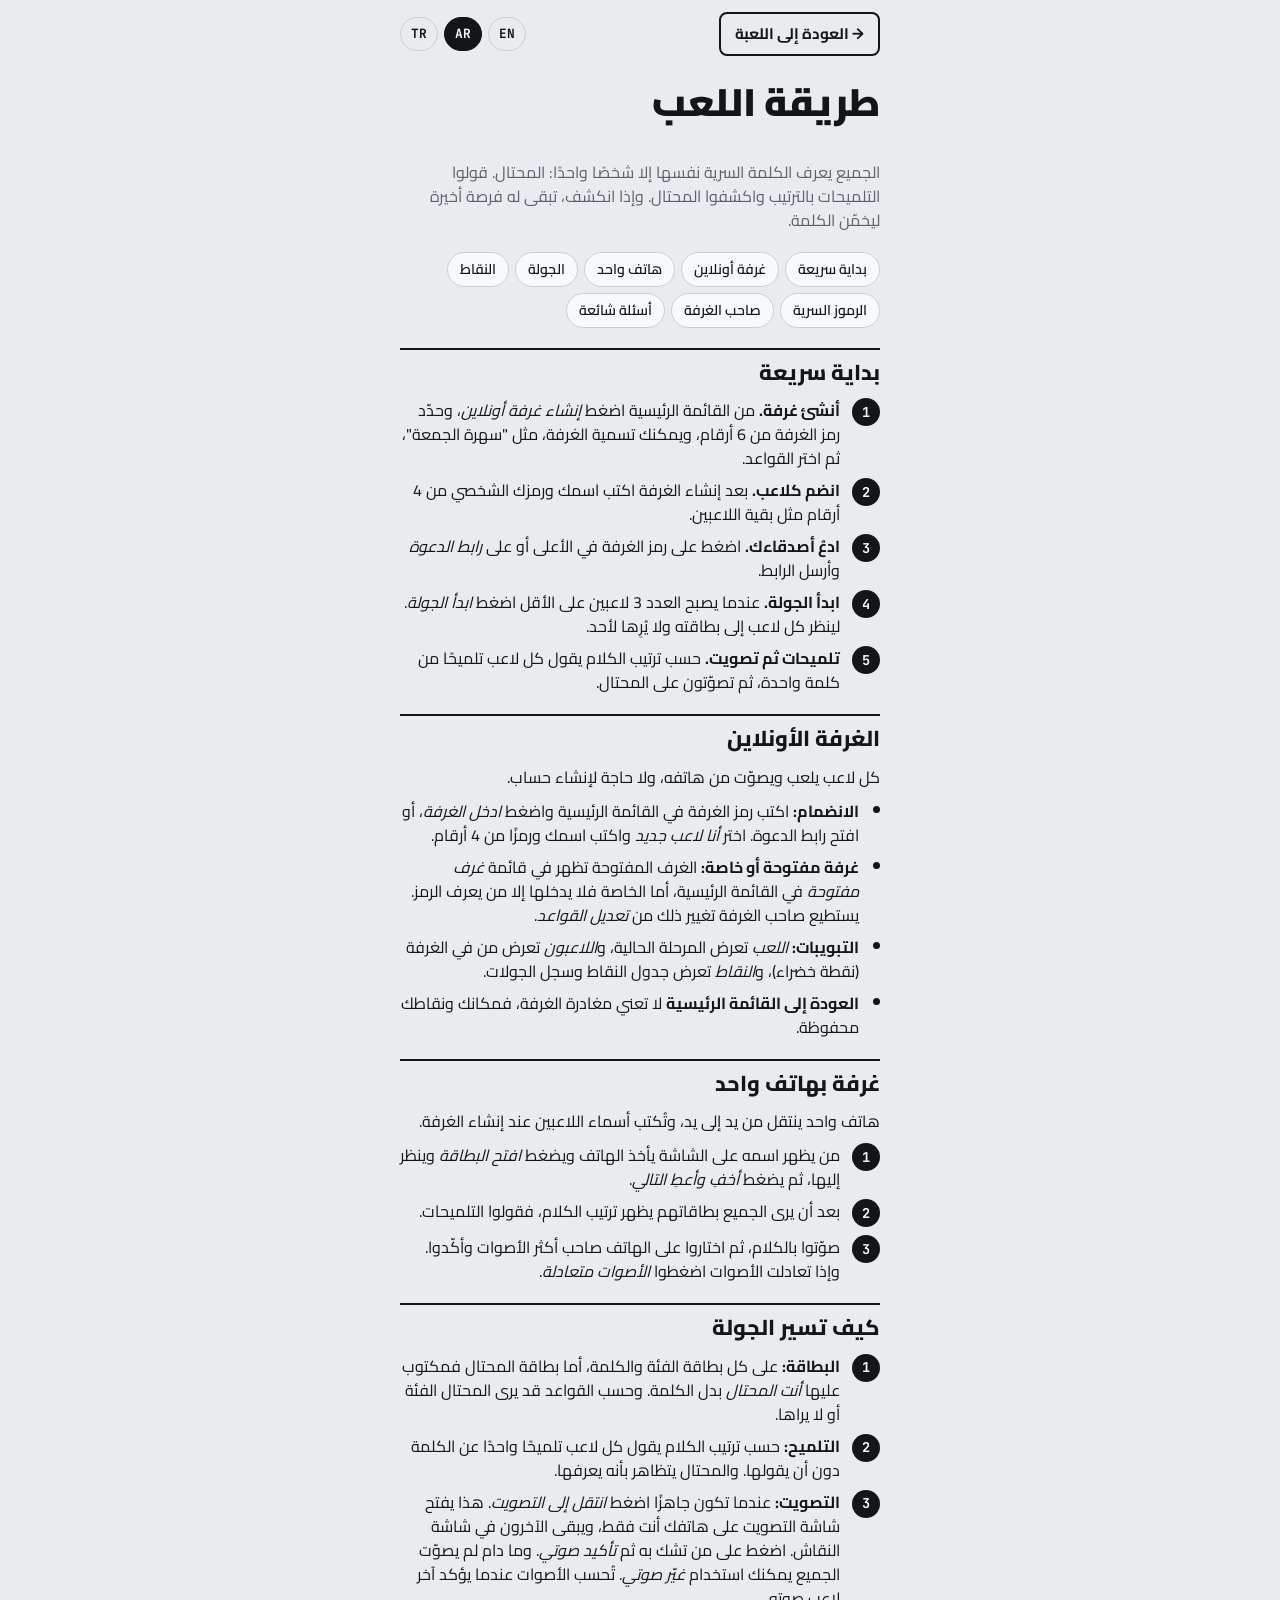
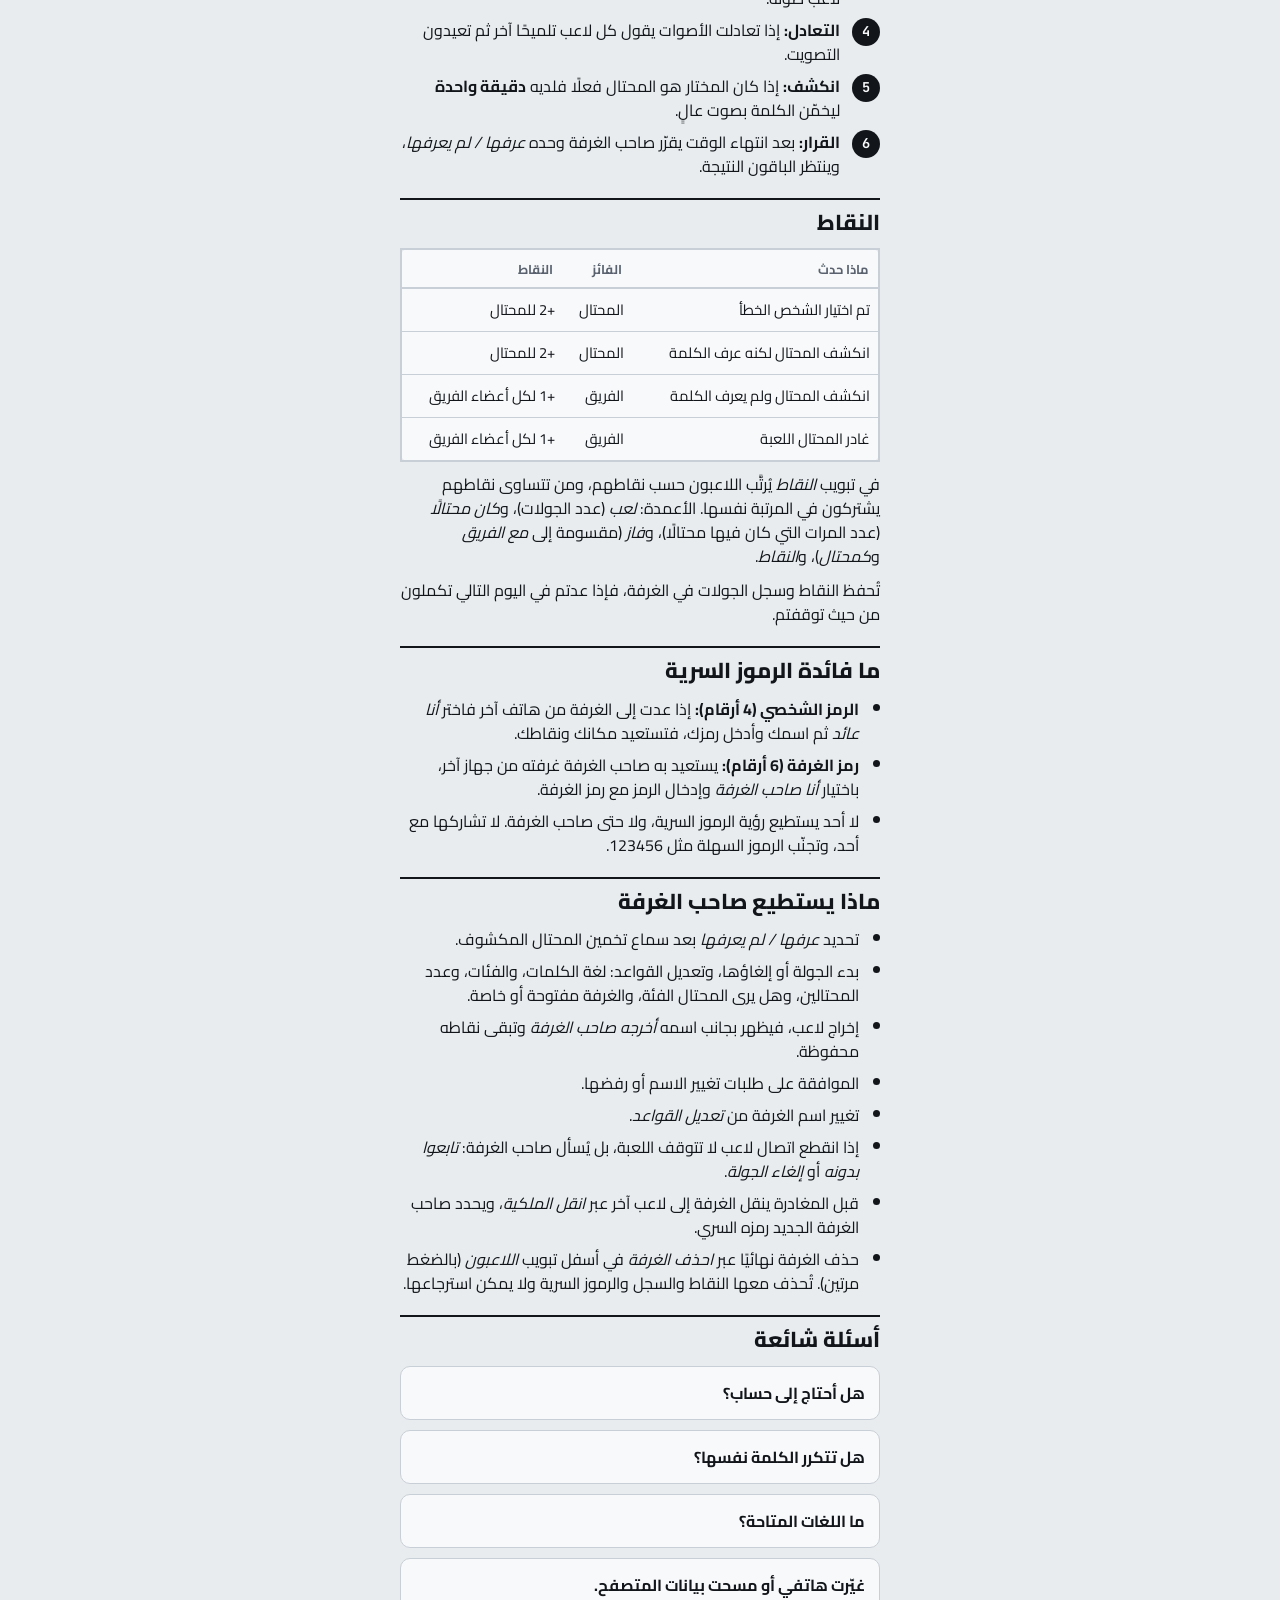
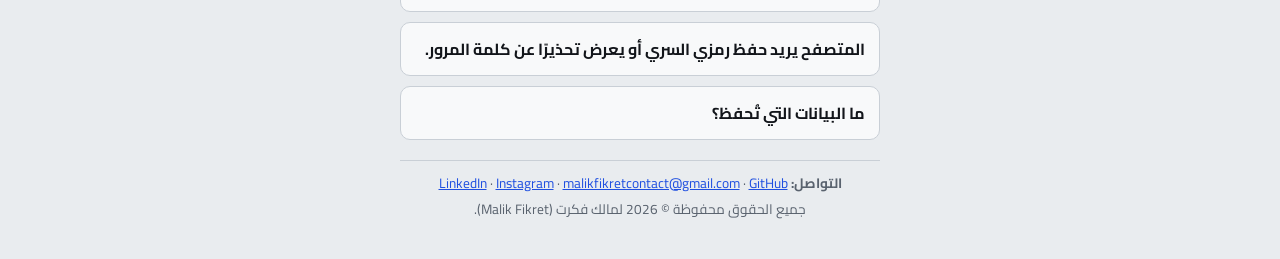
<file: guide/ar.html>
<!doctype html>
<html lang="ar" dir="rtl">
<head>
<meta charset="utf-8">
<meta name="viewport" content="width=device-width,initial-scale=1,viewport-fit=cover">
<title>طريقة اللعب · المحتال</title>
<meta name="description" content="دليل استخدام لعبة المحتال.">
<link rel="preconnect" href="https://fonts.googleapis.com">
<link rel="preconnect" href="https://fonts.gstatic.com" crossorigin>
<link rel="stylesheet" href="https://fonts.googleapis.com/css2?family=Anton&family=Cairo:wght@400;600;800;900&family=DM+Sans:wght@400;500;700&family=JetBrains+Mono:wght@500;700&display=swap">
<link rel="stylesheet" href="../style.css?v=1.0.11">
</head>
<body>
<div id="app" class="guide">
<header class="top">
  <a class="btn ghost small" href="../">→ العودة إلى اللعبة</a>
  <nav class="guide-langs" dir="ltr"><a href="tr.html">TR</a><a aria-current="page" href="ar.html">AR</a><a href="en.html">EN</a></nav>
</header>

<h1 class="title">طريقة اللعب</h1>
<p class="lede">الجميع يعرف الكلمة السرية نفسها إلا شخصًا واحدًا: المحتال. قولوا التلميحات بالترتيب واكشفوا المحتال. وإذا انكشف، تبقى له فرصة أخيرة ليخمّن الكلمة.</p>

<nav class="toc">
  <a href="#quick">بداية سريعة</a><a href="#online">غرفة أونلاين</a><a href="#single">هاتف واحد</a><a href="#round">الجولة</a><a href="#points">النقاط</a><a href="#pins">الرموز السرية</a><a href="#host">صاحب الغرفة</a><a href="#faq">أسئلة شائعة</a>
</nav>

<section id="quick">
  <h2>بداية سريعة</h2>
  <ol class="steps">
    <li><b>أنشئ غرفة.</b> من القائمة الرئيسية اضغط <i>إنشاء غرفة أونلاين</i>، وحدّد رمز الغرفة من 6 أرقام، ويمكنك تسمية الغرفة، مثل "سهرة الجمعة"، ثم اختر القواعد.</li>
    <li><b>انضم كلاعب.</b> بعد إنشاء الغرفة اكتب اسمك ورمزك الشخصي من 4 أرقام مثل بقية اللاعبين.</li>
    <li><b>ادعُ أصدقاءك.</b> اضغط على رمز الغرفة في الأعلى أو على <i>رابط الدعوة</i> وأرسل الرابط.</li>
    <li><b>ابدأ الجولة.</b> عندما يصبح العدد 3 لاعبين على الأقل اضغط <i>ابدأ الجولة</i>. لينظر كل لاعب إلى بطاقته ولا يُرِها لأحد.</li>
    <li><b>تلميحات ثم تصويت.</b> حسب ترتيب الكلام يقول كل لاعب تلميحًا من كلمة واحدة، ثم تصوّتون على المحتال.</li>
  </ol>
</section>

<section id="online">
  <h2>الغرفة الأونلاين</h2>
  <p>كل لاعب يلعب ويصوّت من هاتفه، ولا حاجة لإنشاء حساب.</p>
  <ul>
    <li><b>الانضمام:</b> اكتب رمز الغرفة في القائمة الرئيسية واضغط <i>ادخل الغرفة</i>، أو افتح رابط الدعوة. اختر <i>أنا لاعب جديد</i> واكتب اسمك ورمزًا من 4 أرقام.</li>
    <li><b>غرفة مفتوحة أو خاصة:</b> الغرف المفتوحة تظهر في قائمة <i>غرف مفتوحة</i> في القائمة الرئيسية، أما الخاصة فلا يدخلها إلا من يعرف الرمز. يستطيع صاحب الغرفة تغيير ذلك من <i>تعديل القواعد</i>.</li>
    <li><b>التبويبات:</b> <i>اللعب</i> تعرض المرحلة الحالية، و<i>اللاعبون</i> تعرض من في الغرفة (نقطة خضراء)، و<i>النقاط</i> تعرض جدول النقاط وسجل الجولات.</li>
    <li><b>العودة إلى القائمة الرئيسية</b> لا تعني مغادرة الغرفة، فمكانك ونقاطك محفوظة.</li>
  </ul>
</section>

<section id="single">
  <h2>غرفة بهاتف واحد</h2>
  <p>هاتف واحد ينتقل من يد إلى يد، وتُكتب أسماء اللاعبين عند إنشاء الغرفة.</p>
  <ol class="steps">
    <li>من يظهر اسمه على الشاشة يأخذ الهاتف ويضغط <i>افتح البطاقة</i> وينظر إليها، ثم يضغط <i>أخفِ وأعطِ التالي</i>.</li>
    <li>بعد أن يرى الجميع بطاقاتهم يظهر ترتيب الكلام، فقولوا التلميحات.</li>
    <li>صوّتوا بالكلام، ثم اختاروا على الهاتف صاحب أكثر الأصوات وأكّدوا. وإذا تعادلت الأصوات اضغطوا <i>الأصوات متعادلة</i>.</li>
  </ol>
</section>

<section id="round">
  <h2>كيف تسير الجولة</h2>
  <ol class="steps">
    <li><b>البطاقة:</b> على كل بطاقة الفئة والكلمة، أما بطاقة المحتال فمكتوب عليها <i>أنت المحتال</i> بدل الكلمة. وحسب القواعد قد يرى المحتال الفئة أو لا يراها.</li>
    <li><b>التلميح:</b> حسب ترتيب الكلام يقول كل لاعب تلميحًا واحدًا عن الكلمة دون أن يقولها. والمحتال يتظاهر بأنه يعرفها.</li>
    <li><b>التصويت:</b> عندما تكون جاهزًا اضغط <i>انتقل إلى التصويت</i>. هذا يفتح شاشة التصويت على هاتفك أنت فقط، ويبقى الآخرون في شاشة النقاش. اضغط على من تشك به ثم <i>تأكيد صوتي</i>. وما دام لم يصوّت الجميع يمكنك استخدام <i>غيّر صوتي</i>. تُحسب الأصوات عندما يؤكد آخر لاعب صوته.</li>
    <li><b>التعادل:</b> إذا تعادلت الأصوات يقول كل لاعب تلميحًا آخر ثم تعيدون التصويت.</li>
    <li><b>انكشف:</b> إذا كان المختار هو المحتال فعلًا فلديه <b>دقيقة واحدة</b> ليخمّن الكلمة بصوت عالٍ.</li>
    <li><b>القرار:</b> بعد انتهاء الوقت يقرّر صاحب الغرفة وحده <i>عرفها / لم يعرفها</i>، وينتظر الباقون النتيجة.</li>
  </ol>
</section>

<section id="points">
  <h2>النقاط</h2>
  <table class="tbl">
    <thead><tr><th>ماذا حدث</th><th>الفائز</th><th>النقاط</th></tr></thead>
    <tbody>
      <tr><td>تم اختيار الشخص الخطأ</td><td>المحتال</td><td>+2 للمحتال</td></tr>
      <tr><td>انكشف المحتال لكنه عرف الكلمة</td><td>المحتال</td><td>+2 للمحتال</td></tr>
      <tr><td>انكشف المحتال ولم يعرف الكلمة</td><td>الفريق</td><td>+1 لكل أعضاء الفريق</td></tr>
      <tr><td>غادر المحتال اللعبة</td><td>الفريق</td><td>+1 لكل أعضاء الفريق</td></tr>
    </tbody>
  </table>
  <p>في تبويب <i>النقاط</i> يُرتَّب اللاعبون حسب نقاطهم، ومن تتساوى نقاطهم يشتركون في المرتبة نفسها. الأعمدة: <i>لعب</i> (عدد الجولات)، و<i>كان محتالًا</i> (عدد المرات التي كان فيها محتالًا)، و<i>فاز</i> (مقسومة إلى <i>مع الفريق</i> و<i>كمحتال</i>)، و<i>النقاط</i>.</p>
  <p>تُحفظ النقاط وسجل الجولات في الغرفة، فإذا عدتم في اليوم التالي تكملون من حيث توقفتم.</p>
</section>

<section id="pins">
  <h2>ما فائدة الرموز السرية</h2>
  <ul>
    <li><b>الرمز الشخصي (4 أرقام):</b> إذا عدت إلى الغرفة من هاتف آخر فاختر <i>أنا عائد</i> ثم اسمك وأدخل رمزك، فتستعيد مكانك ونقاطك.</li>
    <li><b>رمز الغرفة (6 أرقام):</b> يستعيد به صاحب الغرفة غرفته من جهاز آخر، باختيار <i>أنا صاحب الغرفة</i> وإدخال الرمز مع رمز الغرفة.</li>
    <li>لا أحد يستطيع رؤية الرموز السرية، ولا حتى صاحب الغرفة. لا تشاركها مع أحد، وتجنّب الرموز السهلة مثل 123456.</li>
  </ul>
</section>

<section id="host">
  <h2>ماذا يستطيع صاحب الغرفة</h2>
  <ul>
    <li>تحديد <i>عرفها / لم يعرفها</i> بعد سماع تخمين المحتال المكشوف.</li>
    <li>بدء الجولة أو إلغاؤها، وتعديل القواعد: لغة الكلمات، والفئات، وعدد المحتالين، وهل يرى المحتال الفئة، والغرفة مفتوحة أو خاصة.</li>
    <li>إخراج لاعب، فيظهر بجانب اسمه <i>أخرجه صاحب الغرفة</i> وتبقى نقاطه محفوظة.</li>
    <li>الموافقة على طلبات تغيير الاسم أو رفضها.</li>
    <li>تغيير اسم الغرفة من <i>تعديل القواعد</i>.</li>
    <li>إذا انقطع اتصال لاعب لا تتوقف اللعبة، بل يُسأل صاحب الغرفة: <i>تابعوا بدونه</i> أو <i>إلغاء الجولة</i>.</li>
    <li>قبل المغادرة ينقل الغرفة إلى لاعب آخر عبر <i>انقل الملكية</i>، ويحدد صاحب الغرفة الجديد رمزه السري.</li>
    <li>حذف الغرفة نهائيًا عبر <i>احذف الغرفة</i> في أسفل تبويب <i>اللاعبون</i> (بالضغط مرتين). تُحذف معها النقاط والسجل والرموز السرية ولا يمكن استرجاعها.</li>
  </ul>
</section>

<section id="faq">
  <h2>أسئلة شائعة</h2>
  <details><summary>هل أحتاج إلى حساب؟</summary><p>لا. يعطي التطبيق كل جهاز هوية مجهولة في الخلفية، ولا يطلب بريدك الإلكتروني أو رقم هاتفك.</p></details>
  <details><summary>هل تتكرر الكلمة نفسها؟</summary><p>في الغرفة الواحدة لا تتكرر الكلمة حتى تُلعب كل كلمات الفئات المختارة، ولكل لغة قائمتها الخاصة.</p></details>
  <details><summary>ما اللغات المتاحة؟</summary><p>الواجهة متاحة بالتركية والعربية والإنجليزية. تُختار لغة الكلمات لكل غرفة، ولكل لغة قائمة كلمات خاصة بها. ويستطيع كل لاعب تغيير لغة الواجهة على هاتفه.</p></details>
  <details><summary>غيّرت هاتفي أو مسحت بيانات المتصفح.</summary><p>افتح الغرفة واختر <i>أنا عائد</i>، ثم اختر اسمك وأدخل رمزك الشخصي.</p></details>
  <details><summary>المتصفح يريد حفظ رمزي السري أو يعرض تحذيرًا عن كلمة المرور.</summary><p>الرمز السري ليس كلمة مرور ولا حاجة لحفظه في المتصفح، والإصدار الحالي لا يُظهر هذا التحذير. إذا ظهر لك فأعد تحميل الصفحة (على الحاسوب اضغط Ctrl + F5).</p></details>
  <details><summary>ما البيانات التي تُحفظ؟</summary><p>فقط ما تحتاجه اللعبة: رمز الغرفة، وأسماء اللاعبين، وحالة اللعب، والأصوات، والنقاط. وقد تُحذف الغرف التي لا تُستخدم لفترة طويلة.</p></details>
</section>

<footer class="guide-foot"><p class="guide-contact"><b>التواصل:</b> <a href="https://github.com/MalikFikret" dir="ltr">GitHub</a> · <a href="mailto:malikfikretcontact@gmail.com" dir="ltr">malikfikretcontact@gmail.com</a> · <a href="https://www.instagram.com/malikfikret" dir="ltr">Instagram</a> · <a href="https://www.linkedin.com/in/malikfikret" dir="ltr">LinkedIn</a></p><p>جميع الحقوق محفوظة © 2026 لمالك فكرت (Malik Fikret).</p></footer>
</div>
</body>
</html>
</file>
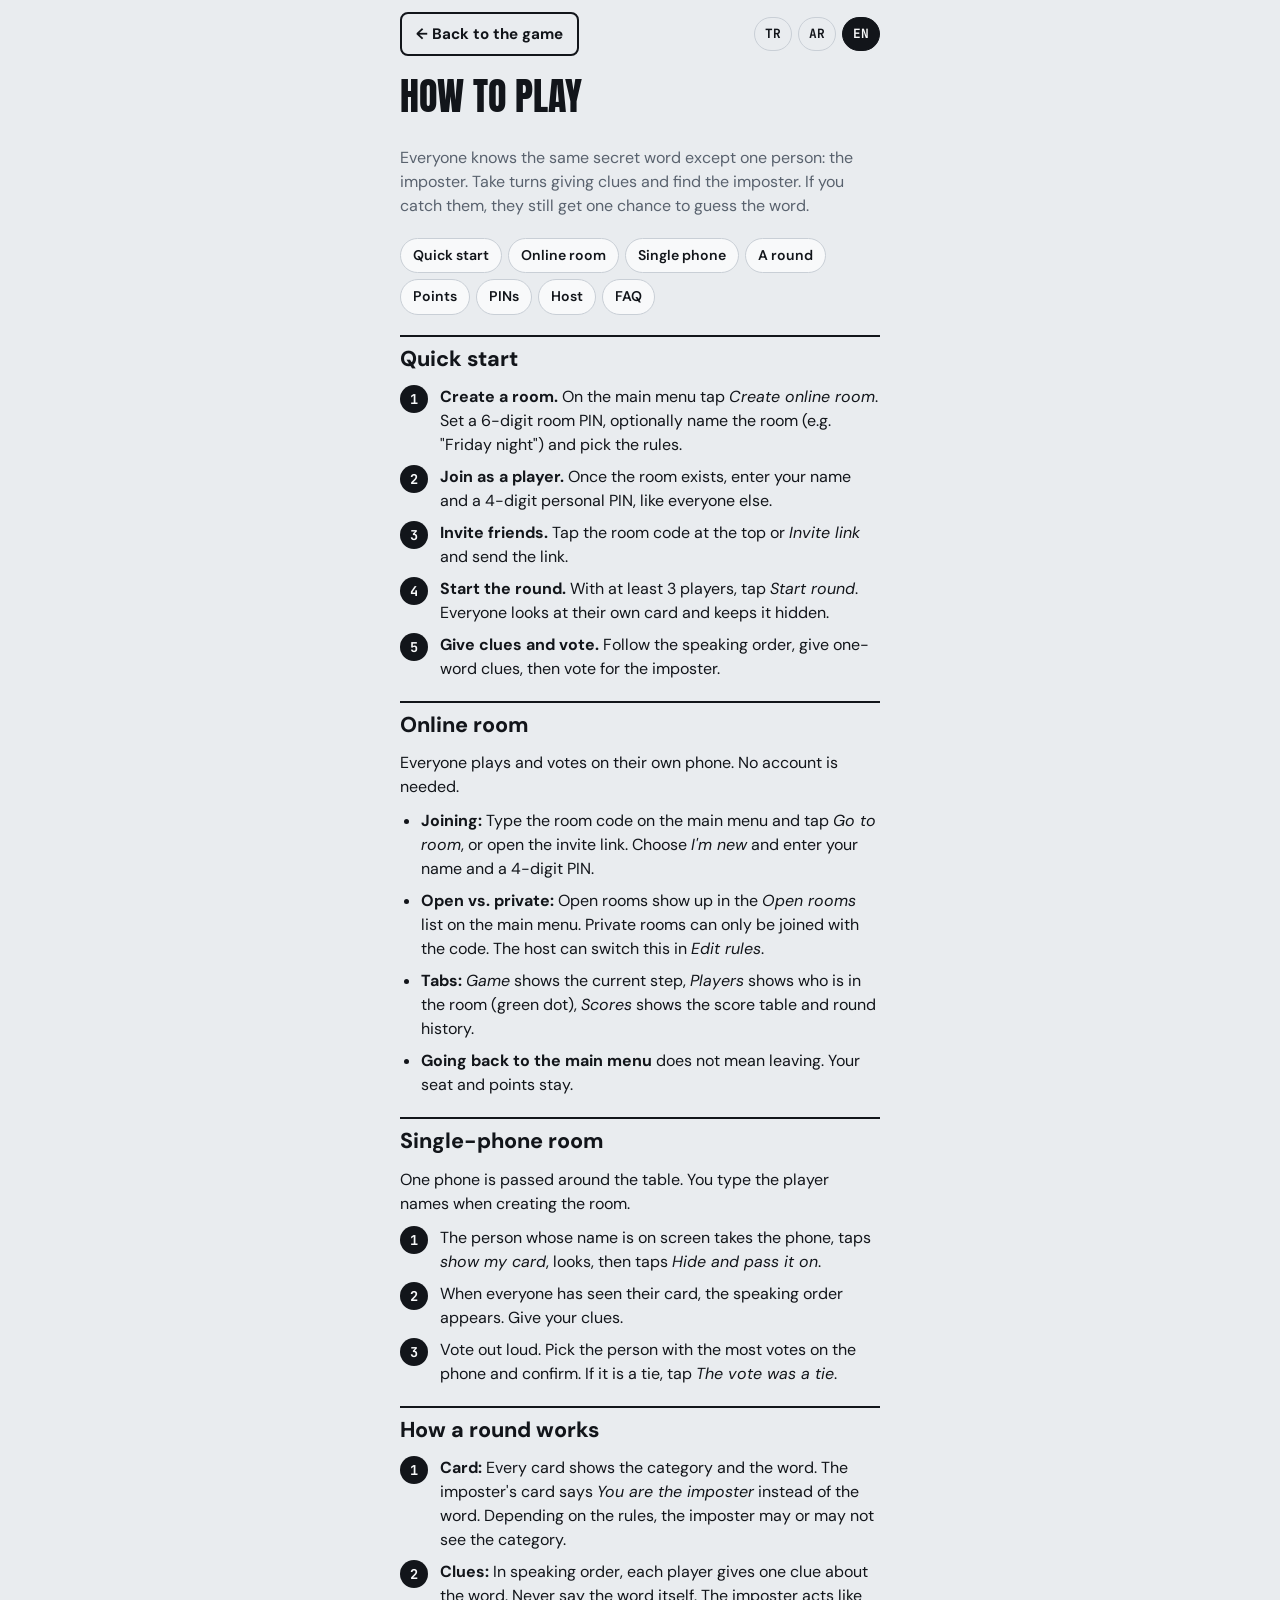
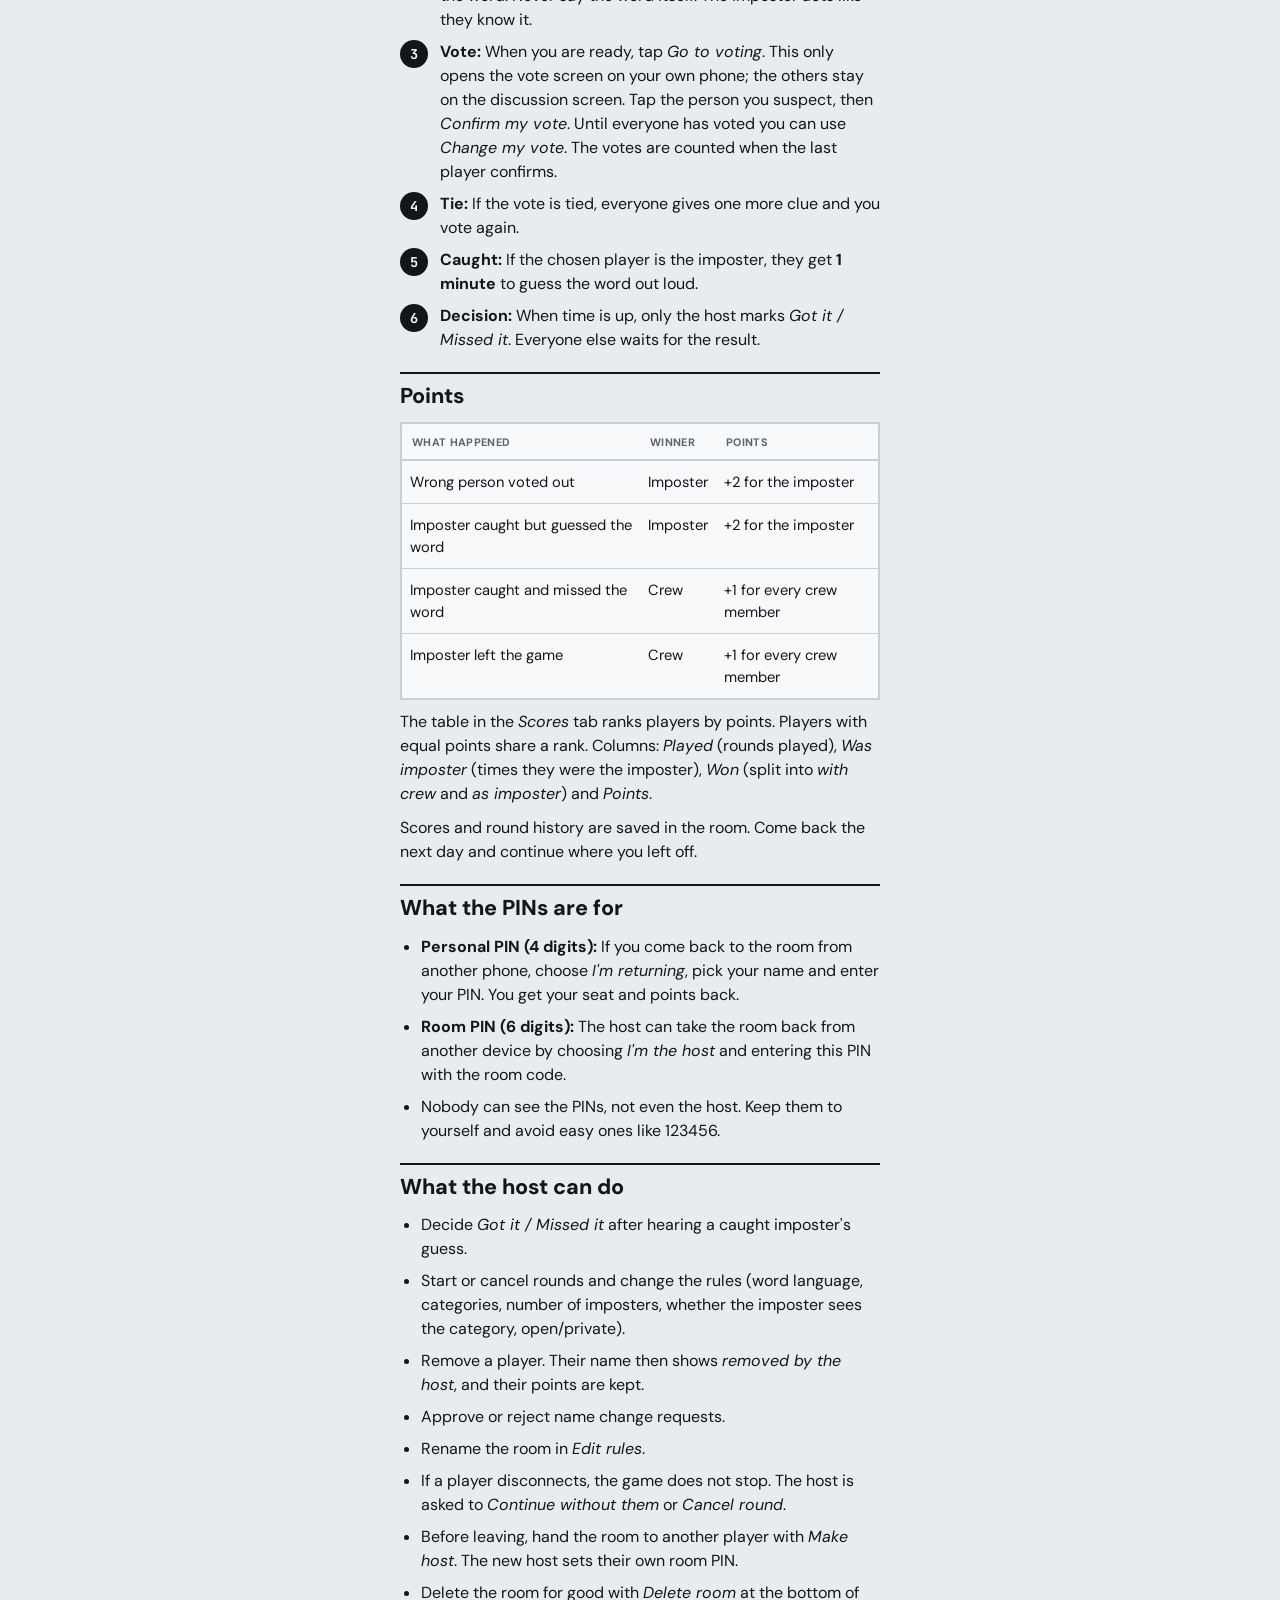
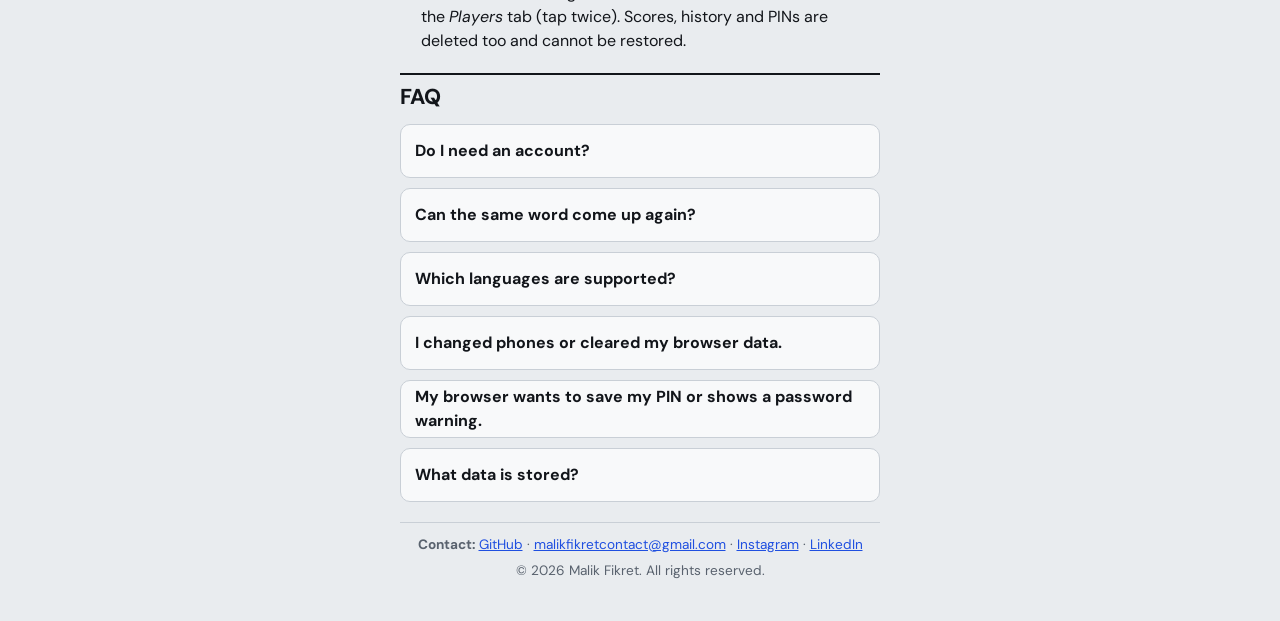
<file: guide/en.html>
<!doctype html>
<html lang="en" dir="ltr">
<head>
<meta charset="utf-8">
<meta name="viewport" content="width=device-width,initial-scale=1,viewport-fit=cover">
<title>How to play · Imposter</title>
<meta name="description" content="How to play the Imposter word game.">
<link rel="preconnect" href="https://fonts.googleapis.com">
<link rel="preconnect" href="https://fonts.gstatic.com" crossorigin>
<link rel="stylesheet" href="https://fonts.googleapis.com/css2?family=Anton&family=Cairo:wght@400;600;800;900&family=DM+Sans:wght@400;500;700&family=JetBrains+Mono:wght@500;700&display=swap">
<link rel="stylesheet" href="../style.css?v=1.0.11">
</head>
<body>
<div id="app" class="guide">
<header class="top">
  <a class="btn ghost small" href="../">← Back to the game</a>
  <nav class="guide-langs"><a href="tr.html">TR</a><a href="ar.html" lang="ar">AR</a><a aria-current="page" href="en.html">EN</a></nav>
</header>

<h1 class="title">How to play</h1>
<p class="lede">Everyone knows the same secret word except one person: the imposter. Take turns giving clues and find the imposter. If you catch them, they still get one chance to guess the word.</p>

<nav class="toc">
  <a href="#quick">Quick start</a><a href="#online">Online room</a><a href="#single">Single phone</a><a href="#round">A round</a><a href="#points">Points</a><a href="#pins">PINs</a><a href="#host">Host</a><a href="#faq">FAQ</a>
</nav>

<section id="quick">
  <h2>Quick start</h2>
  <ol class="steps">
    <li><b>Create a room.</b> On the main menu tap <i>Create online room</i>. Set a 6-digit room PIN, optionally name the room (e.g. "Friday night") and pick the rules.</li>
    <li><b>Join as a player.</b> Once the room exists, enter your name and a 4-digit personal PIN, like everyone else.</li>
    <li><b>Invite friends.</b> Tap the room code at the top or <i>Invite link</i> and send the link.</li>
    <li><b>Start the round.</b> With at least 3 players, tap <i>Start round</i>. Everyone looks at their own card and keeps it hidden.</li>
    <li><b>Give clues and vote.</b> Follow the speaking order, give one-word clues, then vote for the imposter.</li>
  </ol>
</section>

<section id="online">
  <h2>Online room</h2>
  <p>Everyone plays and votes on their own phone. No account is needed.</p>
  <ul>
    <li><b>Joining:</b> Type the room code on the main menu and tap <i>Go to room</i>, or open the invite link. Choose <i>I'm new</i> and enter your name and a 4-digit PIN.</li>
    <li><b>Open vs. private:</b> Open rooms show up in the <i>Open rooms</i> list on the main menu. Private rooms can only be joined with the code. The host can switch this in <i>Edit rules</i>.</li>
    <li><b>Tabs:</b> <i>Game</i> shows the current step, <i>Players</i> shows who is in the room (green dot), <i>Scores</i> shows the score table and round history.</li>
    <li><b>Going back to the main menu</b> does not mean leaving. Your seat and points stay.</li>
  </ul>
</section>

<section id="single">
  <h2>Single-phone room</h2>
  <p>One phone is passed around the table. You type the player names when creating the room.</p>
  <ol class="steps">
    <li>The person whose name is on screen takes the phone, taps <i>show my card</i>, looks, then taps <i>Hide and pass it on</i>.</li>
    <li>When everyone has seen their card, the speaking order appears. Give your clues.</li>
    <li>Vote out loud. Pick the person with the most votes on the phone and confirm. If it is a tie, tap <i>The vote was a tie</i>.</li>
  </ol>
</section>

<section id="round">
  <h2>How a round works</h2>
  <ol class="steps">
    <li><b>Card:</b> Every card shows the category and the word. The imposter's card says <i>You are the imposter</i> instead of the word. Depending on the rules, the imposter may or may not see the category.</li>
    <li><b>Clues:</b> In speaking order, each player gives one clue about the word. Never say the word itself. The imposter acts like they know it.</li>
    <li><b>Vote:</b> When you are ready, tap <i>Go to voting</i>. This only opens the vote screen on your own phone; the others stay on the discussion screen. Tap the person you suspect, then <i>Confirm my vote</i>. Until everyone has voted you can use <i>Change my vote</i>. The votes are counted when the last player confirms.</li>
    <li><b>Tie:</b> If the vote is tied, everyone gives one more clue and you vote again.</li>
    <li><b>Caught:</b> If the chosen player is the imposter, they get <b>1 minute</b> to guess the word out loud.</li>
    <li><b>Decision:</b> When time is up, only the host marks <i>Got it / Missed it</i>. Everyone else waits for the result.</li>
  </ol>
</section>

<section id="points">
  <h2>Points</h2>
  <table class="tbl">
    <thead><tr><th>What happened</th><th>Winner</th><th>Points</th></tr></thead>
    <tbody>
      <tr><td>Wrong person voted out</td><td>Imposter</td><td>+2 for the imposter</td></tr>
      <tr><td>Imposter caught but guessed the word</td><td>Imposter</td><td>+2 for the imposter</td></tr>
      <tr><td>Imposter caught and missed the word</td><td>Crew</td><td>+1 for every crew member</td></tr>
      <tr><td>Imposter left the game</td><td>Crew</td><td>+1 for every crew member</td></tr>
    </tbody>
  </table>
  <p>The table in the <i>Scores</i> tab ranks players by points. Players with equal points share a rank. Columns: <i>Played</i> (rounds played), <i>Was imposter</i> (times they were the imposter), <i>Won</i> (split into <i>with crew</i> and <i>as imposter</i>) and <i>Points</i>.</p>
  <p>Scores and round history are saved in the room. Come back the next day and continue where you left off.</p>
</section>

<section id="pins">
  <h2>What the PINs are for</h2>
  <ul>
    <li><b>Personal PIN (4 digits):</b> If you come back to the room from another phone, choose <i>I'm returning</i>, pick your name and enter your PIN. You get your seat and points back.</li>
    <li><b>Room PIN (6 digits):</b> The host can take the room back from another device by choosing <i>I'm the host</i> and entering this PIN with the room code.</li>
    <li>Nobody can see the PINs, not even the host. Keep them to yourself and avoid easy ones like 123456.</li>
  </ul>
</section>

<section id="host">
  <h2>What the host can do</h2>
  <ul>
    <li>Decide <i>Got it / Missed it</i> after hearing a caught imposter's guess.</li>
    <li>Start or cancel rounds and change the rules (word language, categories, number of imposters, whether the imposter sees the category, open/private).</li>
    <li>Remove a player. Their name then shows <i>removed by the host</i>, and their points are kept.</li>
    <li>Approve or reject name change requests.</li>
    <li>Rename the room in <i>Edit rules</i>.</li>
    <li>If a player disconnects, the game does not stop. The host is asked to <i>Continue without them</i> or <i>Cancel round</i>.</li>
    <li>Before leaving, hand the room to another player with <i>Make host</i>. The new host sets their own room PIN.</li>
    <li>Delete the room for good with <i>Delete room</i> at the bottom of the <i>Players</i> tab (tap twice). Scores, history and PINs are deleted too and cannot be restored.</li>
  </ul>
</section>

<section id="faq">
  <h2>FAQ</h2>
  <details><summary>Do I need an account?</summary><p>No. The app gives each device an anonymous identity in the background. It never asks for your email or phone number.</p></details>
  <details><summary>Can the same word come up again?</summary><p>In a room, a word is not repeated until every word in the selected categories has been played. Each language keeps its own list.</p></details>
  <details><summary>Which languages are supported?</summary><p>The interface is available in Turkish, Arabic and English. The word language is chosen per room, and each language has its own word list. Everyone can switch the interface language on their own phone.</p></details>
  <details><summary>I changed phones or cleared my browser data.</summary><p>Open the room, choose <i>I'm returning</i>, pick your name and enter your personal PIN.</p></details>
  <details><summary>My browser wants to save my PIN or shows a password warning.</summary><p>A PIN is not a password and does not need to be saved in your browser. The current version no longer triggers this. If you still see it, reload the page (Ctrl + F5 on a computer).</p></details>
  <details><summary>What data is stored?</summary><p>Only what the game needs: room code, player names, game state, votes and scores. Rooms that stay unused for a long time may be deleted.</p></details>
</section>

<footer class="guide-foot"><p class="guide-contact"><b>Contact:</b> <a href="https://github.com/MalikFikret" dir="ltr">GitHub</a> · <a href="mailto:malikfikretcontact@gmail.com" dir="ltr">malikfikretcontact@gmail.com</a> · <a href="https://www.instagram.com/malikfikret" dir="ltr">Instagram</a> · <a href="https://www.linkedin.com/in/malikfikret" dir="ltr">LinkedIn</a></p><p>© 2026 Malik Fikret. All rights reserved.</p></footer>
</div>
</body>
</html>
</file>
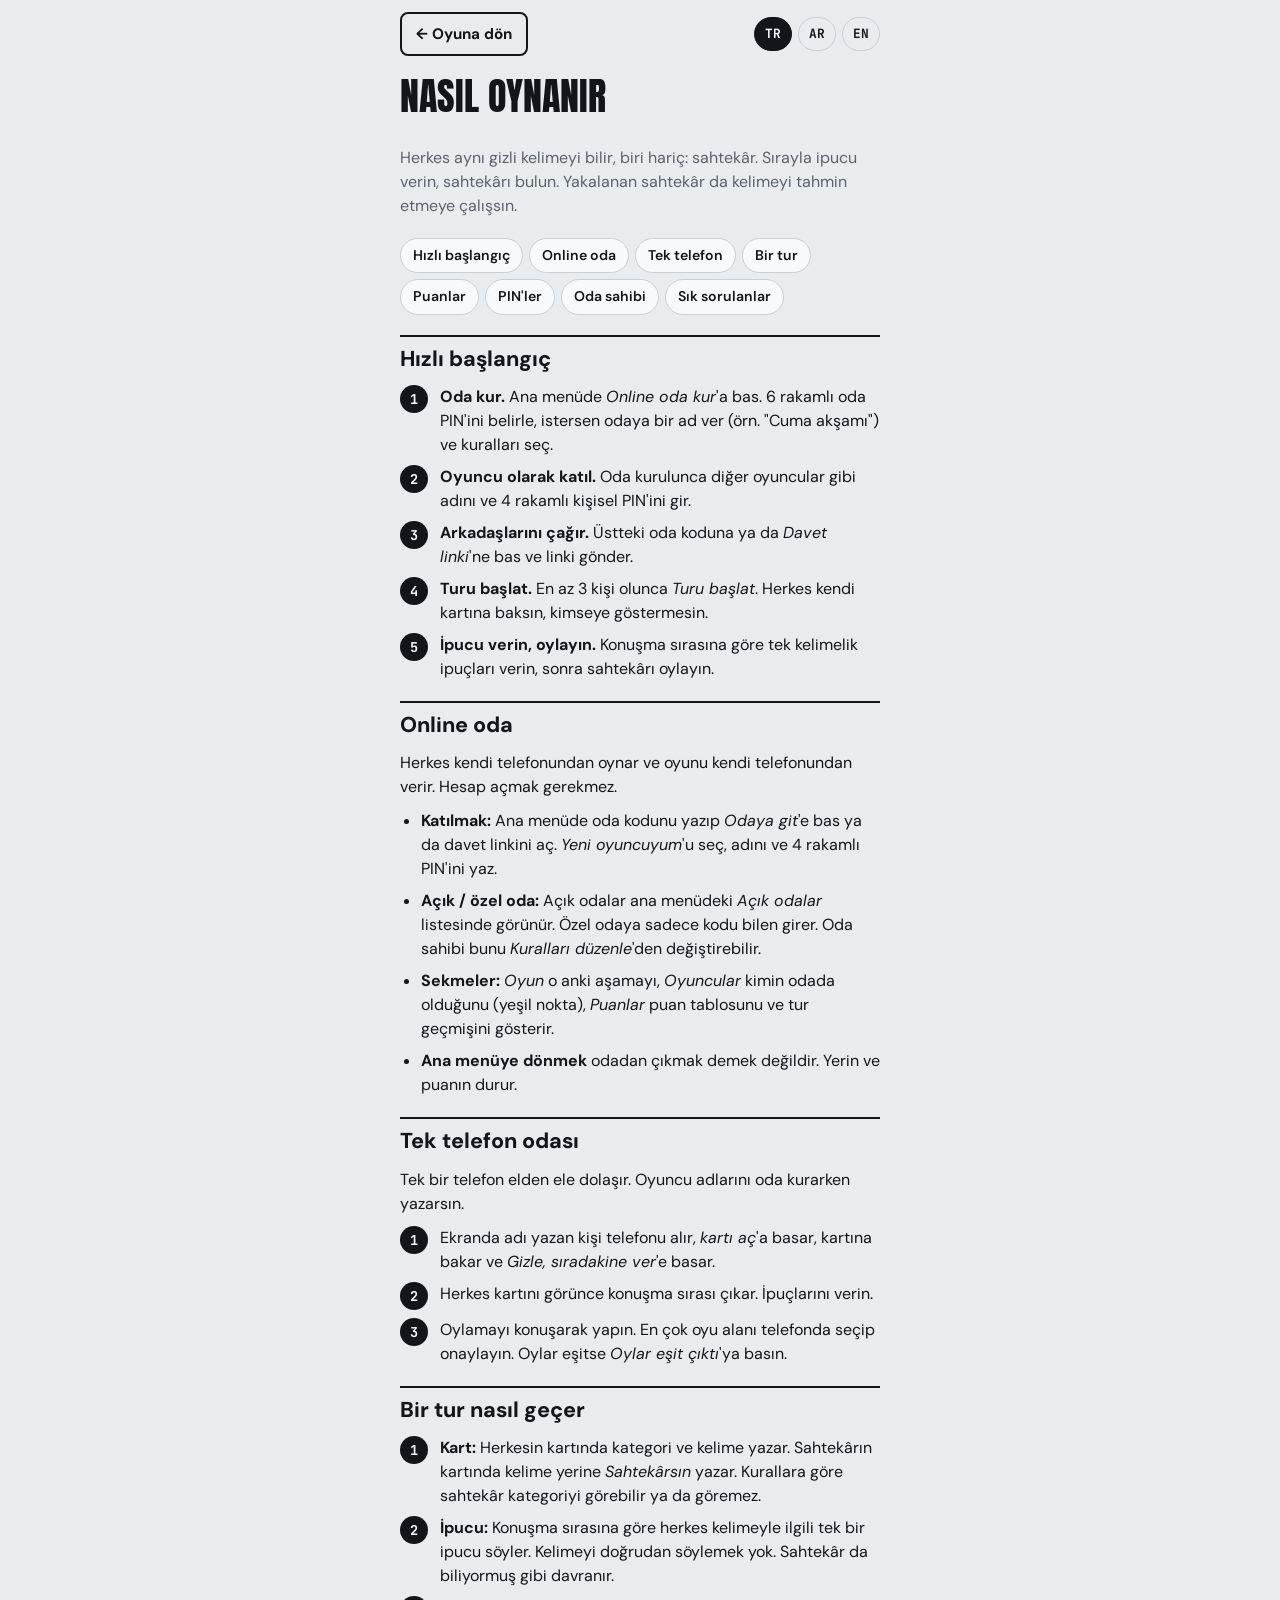
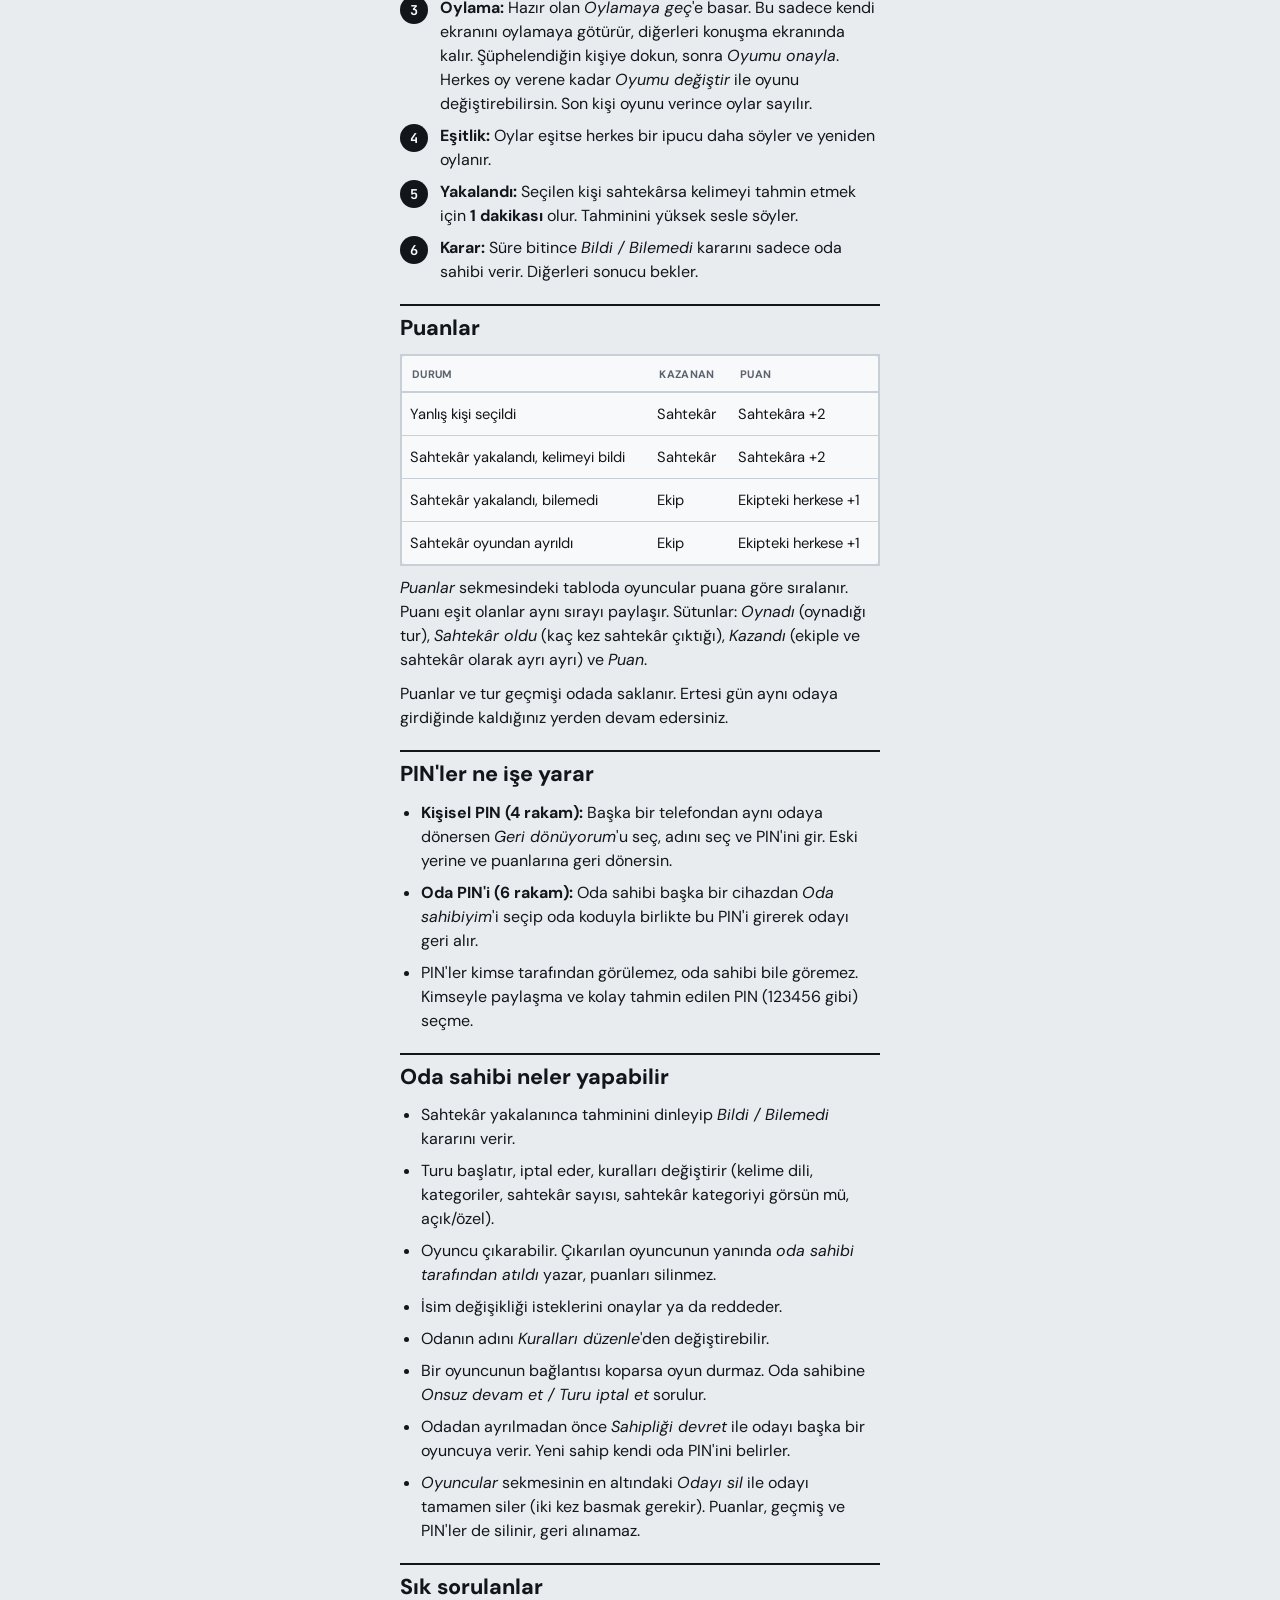
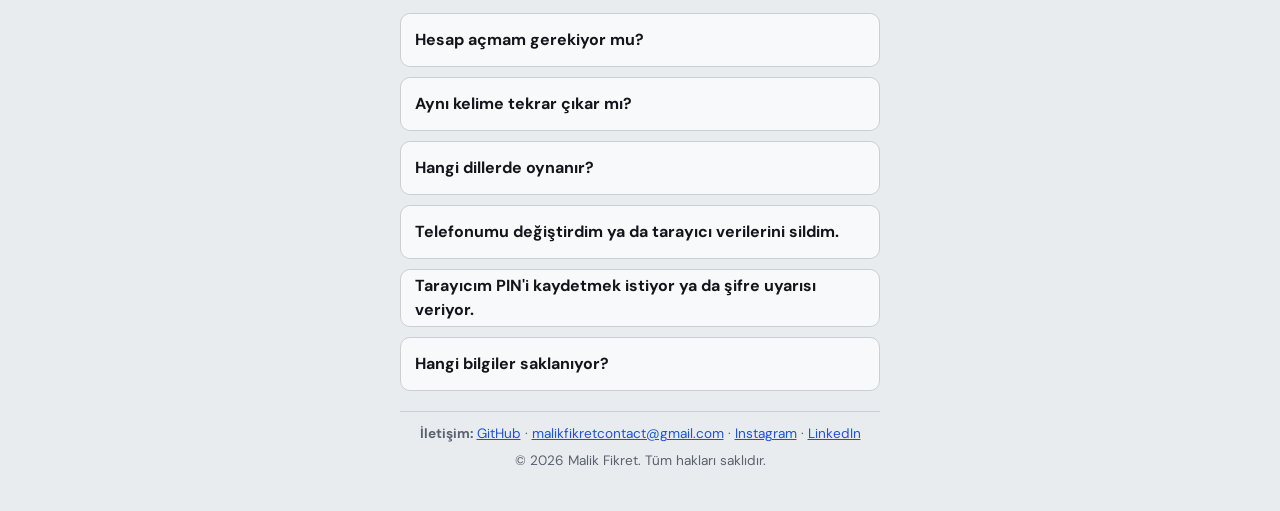
<file: guide/tr.html>
<!doctype html>
<html lang="tr" dir="ltr">
<head>
<meta charset="utf-8">
<meta name="viewport" content="width=device-width,initial-scale=1,viewport-fit=cover">
<title>Nasıl oynanır · Sahtekâr</title>
<meta name="description" content="Sahtekâr kelime oyunu kullanım rehberi.">
<link rel="preconnect" href="https://fonts.googleapis.com">
<link rel="preconnect" href="https://fonts.gstatic.com" crossorigin>
<link rel="stylesheet" href="https://fonts.googleapis.com/css2?family=Anton&family=Cairo:wght@400;600;800;900&family=DM+Sans:wght@400;500;700&family=JetBrains+Mono:wght@500;700&display=swap">
<link rel="stylesheet" href="../style.css?v=1.0.11">
</head>
<body>
<div id="app" class="guide">
<header class="top">
  <a class="btn ghost small" href="../">← Oyuna dön</a>
  <nav class="guide-langs"><a aria-current="page" href="tr.html">TR</a><a href="ar.html" lang="ar">AR</a><a href="en.html">EN</a></nav>
</header>

<h1 class="title">Nasıl oynanır</h1>
<p class="lede">Herkes aynı gizli kelimeyi bilir, biri hariç: sahtekâr. Sırayla ipucu verin, sahtekârı bulun. Yakalanan sahtekâr da kelimeyi tahmin etmeye çalışsın.</p>

<nav class="toc">
  <a href="#hizli">Hızlı başlangıç</a><a href="#online">Online oda</a><a href="#tek">Tek telefon</a><a href="#tur">Bir tur</a><a href="#puan">Puanlar</a><a href="#pin">PIN'ler</a><a href="#sahip">Oda sahibi</a><a href="#sss">Sık sorulanlar</a>
</nav>

<section id="hizli">
  <h2>Hızlı başlangıç</h2>
  <ol class="steps">
    <li><b>Oda kur.</b> Ana menüde <i>Online oda kur</i>'a bas. 6 rakamlı oda PIN'ini belirle, istersen odaya bir ad ver (örn. "Cuma akşamı") ve kuralları seç.</li>
    <li><b>Oyuncu olarak katıl.</b> Oda kurulunca diğer oyuncular gibi adını ve 4 rakamlı kişisel PIN'ini gir.</li>
    <li><b>Arkadaşlarını çağır.</b> Üstteki oda koduna ya da <i>Davet linki</i>'ne bas ve linki gönder.</li>
    <li><b>Turu başlat.</b> En az 3 kişi olunca <i>Turu başlat</i>. Herkes kendi kartına baksın, kimseye göstermesin.</li>
    <li><b>İpucu verin, oylayın.</b> Konuşma sırasına göre tek kelimelik ipuçları verin, sonra sahtekârı oylayın.</li>
  </ol>
</section>

<section id="online">
  <h2>Online oda</h2>
  <p>Herkes kendi telefonundan oynar ve oyunu kendi telefonundan verir. Hesap açmak gerekmez.</p>
  <ul>
    <li><b>Katılmak:</b> Ana menüde oda kodunu yazıp <i>Odaya git</i>'e bas ya da davet linkini aç. <i>Yeni oyuncuyum</i>'u seç, adını ve 4 rakamlı PIN'ini yaz.</li>
    <li><b>Açık / özel oda:</b> Açık odalar ana menüdeki <i>Açık odalar</i> listesinde görünür. Özel odaya sadece kodu bilen girer. Oda sahibi bunu <i>Kuralları düzenle</i>'den değiştirebilir.</li>
    <li><b>Sekmeler:</b> <i>Oyun</i> o anki aşamayı, <i>Oyuncular</i> kimin odada olduğunu (yeşil nokta), <i>Puanlar</i> puan tablosunu ve tur geçmişini gösterir.</li>
    <li><b>Ana menüye dönmek</b> odadan çıkmak demek değildir. Yerin ve puanın durur.</li>
  </ul>
</section>

<section id="tek">
  <h2>Tek telefon odası</h2>
  <p>Tek bir telefon elden ele dolaşır. Oyuncu adlarını oda kurarken yazarsın.</p>
  <ol class="steps">
    <li>Ekranda adı yazan kişi telefonu alır, <i>kartı aç</i>'a basar, kartına bakar ve <i>Gizle, sıradakine ver</i>'e basar.</li>
    <li>Herkes kartını görünce konuşma sırası çıkar. İpuçlarını verin.</li>
    <li>Oylamayı konuşarak yapın. En çok oyu alanı telefonda seçip onaylayın. Oylar eşitse <i>Oylar eşit çıktı</i>'ya basın.</li>
  </ol>
</section>

<section id="tur">
  <h2>Bir tur nasıl geçer</h2>
  <ol class="steps">
    <li><b>Kart:</b> Herkesin kartında kategori ve kelime yazar. Sahtekârın kartında kelime yerine <i>Sahtekârsın</i> yazar. Kurallara göre sahtekâr kategoriyi görebilir ya da göremez.</li>
    <li><b>İpucu:</b> Konuşma sırasına göre herkes kelimeyle ilgili tek bir ipucu söyler. Kelimeyi doğrudan söylemek yok. Sahtekâr da biliyormuş gibi davranır.</li>
    <li><b>Oylama:</b> Hazır olan <i>Oylamaya geç</i>'e basar. Bu sadece kendi ekranını oylamaya götürür, diğerleri konuşma ekranında kalır. Şüphelendiğin kişiye dokun, sonra <i>Oyumu onayla</i>. Herkes oy verene kadar <i>Oyumu değiştir</i> ile oyunu değiştirebilirsin. Son kişi oyunu verince oylar sayılır.</li>
    <li><b>Eşitlik:</b> Oylar eşitse herkes bir ipucu daha söyler ve yeniden oylanır.</li>
    <li><b>Yakalandı:</b> Seçilen kişi sahtekârsa kelimeyi tahmin etmek için <b>1 dakikası</b> olur. Tahminini yüksek sesle söyler.</li>
    <li><b>Karar:</b> Süre bitince <i>Bildi / Bilemedi</i> kararını sadece oda sahibi verir. Diğerleri sonucu bekler.</li>
  </ol>
</section>

<section id="puan">
  <h2>Puanlar</h2>
  <table class="tbl">
    <thead><tr><th>Durum</th><th>Kazanan</th><th>Puan</th></tr></thead>
    <tbody>
      <tr><td>Yanlış kişi seçildi</td><td>Sahtekâr</td><td>Sahtekâra +2</td></tr>
      <tr><td>Sahtekâr yakalandı, kelimeyi bildi</td><td>Sahtekâr</td><td>Sahtekâra +2</td></tr>
      <tr><td>Sahtekâr yakalandı, bilemedi</td><td>Ekip</td><td>Ekipteki herkese +1</td></tr>
      <tr><td>Sahtekâr oyundan ayrıldı</td><td>Ekip</td><td>Ekipteki herkese +1</td></tr>
    </tbody>
  </table>
  <p><i>Puanlar</i> sekmesindeki tabloda oyuncular puana göre sıralanır. Puanı eşit olanlar aynı sırayı paylaşır. Sütunlar: <i>Oynadı</i> (oynadığı tur), <i>Sahtekâr oldu</i> (kaç kez sahtekâr çıktığı), <i>Kazandı</i> (ekiple ve sahtekâr olarak ayrı ayrı) ve <i>Puan</i>.</p>
  <p>Puanlar ve tur geçmişi odada saklanır. Ertesi gün aynı odaya girdiğinde kaldığınız yerden devam edersiniz.</p>
</section>

<section id="pin">
  <h2>PIN'ler ne işe yarar</h2>
  <ul>
    <li><b>Kişisel PIN (4 rakam):</b> Başka bir telefondan aynı odaya dönersen <i>Geri dönüyorum</i>'u seç, adını seç ve PIN'ini gir. Eski yerine ve puanlarına geri dönersin.</li>
    <li><b>Oda PIN'i (6 rakam):</b> Oda sahibi başka bir cihazdan <i>Oda sahibiyim</i>'i seçip oda koduyla birlikte bu PIN'i girerek odayı geri alır.</li>
    <li>PIN'ler kimse tarafından görülemez, oda sahibi bile göremez. Kimseyle paylaşma ve kolay tahmin edilen PIN (123456 gibi) seçme.</li>
  </ul>
</section>

<section id="sahip">
  <h2>Oda sahibi neler yapabilir</h2>
  <ul>
    <li>Sahtekâr yakalanınca tahminini dinleyip <i>Bildi / Bilemedi</i> kararını verir.</li>
    <li>Turu başlatır, iptal eder, kuralları değiştirir (kelime dili, kategoriler, sahtekâr sayısı, sahtekâr kategoriyi görsün mü, açık/özel).</li>
    <li>Oyuncu çıkarabilir. Çıkarılan oyuncunun yanında <i>oda sahibi tarafından atıldı</i> yazar, puanları silinmez.</li>
    <li>İsim değişikliği isteklerini onaylar ya da reddeder.</li>
    <li>Odanın adını <i>Kuralları düzenle</i>'den değiştirebilir.</li>
    <li>Bir oyuncunun bağlantısı koparsa oyun durmaz. Oda sahibine <i>Onsuz devam et / Turu iptal et</i> sorulur.</li>
    <li>Odadan ayrılmadan önce <i>Sahipliği devret</i> ile odayı başka bir oyuncuya verir. Yeni sahip kendi oda PIN'ini belirler.</li>
    <li><i>Oyuncular</i> sekmesinin en altındaki <i>Odayı sil</i> ile odayı tamamen siler (iki kez basmak gerekir). Puanlar, geçmiş ve PIN'ler de silinir, geri alınamaz.</li>
  </ul>
</section>

<section id="sss">
  <h2>Sık sorulanlar</h2>
  <details><summary>Hesap açmam gerekiyor mu?</summary><p>Hayır. Uygulama her cihaza arka planda anonim bir kimlik verir. Adını, e-postanı ya da telefon numaranı istemez.</p></details>
  <details><summary>Aynı kelime tekrar çıkar mı?</summary><p>Bir odada kullanılan kelime, seçili kategorilerdeki tüm kelimeler bitene kadar tekrar çıkmaz. Her dilin listesi ayrı tutulur.</p></details>
  <details><summary>Hangi dillerde oynanır?</summary><p>Arayüz Türkçe, Arapça ve İngilizce. Kelime dili oda kurulurken seçilir ve her dilin kendi kelime listesi vardır. Herkes arayüzü kendi telefonunda istediği dile çevirebilir.</p></details>
  <details><summary>Telefonumu değiştirdim ya da tarayıcı verilerini sildim.</summary><p>Odaya girip <i>Geri dönüyorum</i>'u seç, adını ve kişisel PIN'ini gir.</p></details>
  <details><summary>Tarayıcım PIN'i kaydetmek istiyor ya da şifre uyarısı veriyor.</summary><p>PIN bir şifre değildir, tarayıcıya kaydetmen gerekmez. Güncel sürümde bu uyarı çıkmaz. Görürsen sayfayı yenile (bilgisayarda Ctrl + F5).</p></details>
  <details><summary>Hangi bilgiler saklanıyor?</summary><p>Sadece oyun için gereken bilgiler: oda kodu, oyuncu adları, oyun durumu, oylar ve puanlar. Uzun süre kullanılmayan odalar silinebilir.</p></details>
</section>

<footer class="guide-foot"><p class="guide-contact"><b>İletişim:</b> <a href="https://github.com/MalikFikret" dir="ltr">GitHub</a> · <a href="mailto:malikfikretcontact@gmail.com" dir="ltr">malikfikretcontact@gmail.com</a> · <a href="https://www.instagram.com/malikfikret" dir="ltr">Instagram</a> · <a href="https://www.linkedin.com/in/malikfikret" dir="ltr">LinkedIn</a></p><p>© 2026 Malik Fikret. Tüm hakları saklıdır.</p></footer>
</div>
</body>
</html>
</file>
<file: style.css>
/* Layout: one narrow column, built for a phone held in one hand. Cards look like redacted documents. */
:root {
  --bg: #E9ECEF; --surface: #F8F9FA; --fg: #12151A; --muted: #59626E; --line: #C9CFD6;
  --bar: #12151A; --crew: #1F4FE0; --imp: #D32F1C; --on-fg: #F8F9FA; --ok: #1E7A46;
  --font-display: 'Anton', 'Cairo', Impact, 'Arial Narrow', sans-serif;
  --font-body: 'DM Sans', 'Cairo', system-ui, -apple-system, 'Segoe UI', sans-serif;
  --font-mono: 'JetBrains Mono', ui-monospace, Menlo, monospace;
  color-scheme: light;
}
@media (prefers-color-scheme: dark) {
  :root {
    --bg: #0E1116; --surface: #171B22; --fg: #ECEFF3; --muted: #98A1AD; --line: #2A313B;
    --bar: #2F3844; --crew: #7DA0FF; --imp: #FF6F5A; --on-fg: #0E1116; --ok: #5BD08E;
    color-scheme: dark;
  }
}
* { box-sizing: border-box; }
html, body { margin: 0; }
body {
  background: var(--bg); color: var(--fg); font-family: var(--font-body);
  font-size: 16px; line-height: 1.5;
  padding-inline: max(16px, env(safe-area-inset-left)) max(16px, env(safe-area-inset-right));
  padding-block: max(12px, env(safe-area-inset-top)) max(40px, env(safe-area-inset-bottom));
  -webkit-tap-highlight-color: transparent;
}
[dir="rtl"] body, :root[dir="rtl"] { --font-display: 'Cairo', 'Anton', sans-serif; --font-body: 'Cairo', 'DM Sans', system-ui, sans-serif; }
#app { max-width: 480px; margin-inline: auto; display: flex; flex-direction: column; gap: 20px; min-width: 0; }
p { margin: 0; }
h1, h2 { margin: 0; text-wrap: balance; }
button { font: inherit; color: inherit; cursor: pointer; border: 0; background: none; }
button:focus-visible, input:focus-visible, summary:focus-visible { outline: 3px solid var(--crew); outline-offset: 2px; }

.top { display: flex; align-items: center; justify-content: space-between; gap: 12px; }
.brand { font-family: var(--font-display); font-size: 1.35rem; letter-spacing: .02em; text-transform: uppercase; padding: 6px 0; }
:root[dir="rtl"] .brand { font-weight: 900; }
.chip-btn { border: 2px solid var(--line); border-radius: 999px; padding: 6px 14px; min-height: 40px; font-weight: 600; background: var(--surface); }

.display { font-family: var(--font-display); font-weight: 400; font-size: clamp(2.8rem, 15vw, 4.6rem); overflow-wrap: anywhere; line-height: 1; text-transform: uppercase; }
:root[dir="rtl"] .display { font-weight: 900; line-height: 1.3; }
/* The "imposter letter" in the logo: red, and slightly out of line in Latin scripts */
.imp-letter { color: var(--imp); display: inline-block; transform: rotate(-9deg) translateY(-.04em); }
.imp-letter.ar { display: inline; transform: none; }
.lede { color: var(--muted); max-width: 40ch; margin-top: 10px; }
.title { font-family: var(--font-display); font-weight: 400; font-size: clamp(1.9rem, 9vw, 2.4rem); text-transform: uppercase; line-height: 1.05; }
:root[dir="rtl"] .title { font-weight: 900; line-height: 1.4; }
.h2 { font-size: 1.35rem; font-weight: 800; line-height: 1.25; }
.label { font-family: var(--font-mono); font-size: .72rem; letter-spacing: .12em; text-transform: uppercase; color: var(--muted); }
:root[dir="rtl"] .label { font-family: var(--font-body); letter-spacing: 0; font-size: .8rem; font-weight: 600; }
.muted { color: var(--muted); }
.note { color: var(--muted); font-size: .88rem; }
.foot { color: var(--muted); font-size: .85rem; text-align: center; padding-top: 8px; }
.mono { font-family: var(--font-mono); font-weight: 700; letter-spacing: .06em; }
.center { text-align: center; align-items: center; }
.stack { display: flex; flex-direction: column; gap: 12px; min-width: 0; }
.stack-lg { display: flex; flex-direction: column; gap: 22px; min-width: 0; }
.row { display: flex; gap: 10px; align-items: center; flex-wrap: wrap; }
.row.two > * { flex: 1 1 140px; }
.self-start { align-self: flex-start; }
.panel { background: var(--surface); border: 2px solid var(--line); border-radius: 10px; padding: 16px; }
.hero { padding-top: 8px; }

.btn { display: flex; align-items: center; justify-content: center; gap: 8px; width: 100%; min-height: 54px; padding: 12px 18px; border-radius: 8px; font-weight: 700; font-size: 1.05rem; background: var(--fg); color: var(--on-fg); text-align: center; }
.btn:active { transform: translateY(1px); }
.btn[disabled] { opacity: .35; cursor: not-allowed; }
.btn.ghost { background: transparent; color: var(--fg); border: 2px solid var(--fg); }
.btn.small { width: auto; min-height: 44px; padding: 8px 14px; font-size: .95rem; }
.btn.danger { border-color: var(--imp); color: var(--imp); }
.btn.danger:not(.ghost) { background: var(--imp); color: #fff; }

.choices { display: grid; gap: 12px; }
.choice { display: flex; flex-direction: column; gap: 4px; text-align: start; padding: 18px; border-radius: 10px; background: var(--fg); color: var(--on-fg); }
.choice + .choice { background: var(--surface); color: var(--fg); border: 2px solid var(--fg); }
.choice-t { font-weight: 800; font-size: 1.15rem; }
.choice-s { opacity: .8; font-size: .92rem; }

.field { display: flex; flex-direction: column; gap: 6px; }
input { font: inherit; font-weight: 500; width: 100%; min-width: 0; padding: 12px; border-radius: 8px; border: 2px solid var(--line); background: var(--surface); color: var(--fg); }
.code-in { font-family: var(--font-mono); font-size: 1.4rem; letter-spacing: .3em; text-transform: uppercase; text-align: center; }
.list { display: flex; flex-direction: column; gap: 8px; }
.row-btn { display: flex; justify-content: space-between; align-items: center; gap: 12px; min-height: 52px; padding: 10px 14px; border-radius: 8px; border: 2px solid var(--line); background: var(--surface); }

.player { display: flex; gap: 8px; align-items: center; }
.player .n { font-family: var(--font-mono); font-size: .8rem; color: var(--muted); width: 1.6em; flex: none; }
.player .x { width: 44px; height: 44px; flex: none; border-radius: 8px; border: 2px solid var(--line); color: var(--muted); font-size: 1.2rem; }
.player .x[disabled] { opacity: .3; cursor: not-allowed; }
.seg { display: flex; border: 2px solid var(--fg); border-radius: 8px; overflow: hidden; }
.seg button { flex: 1; min-height: 46px; font-weight: 700; }
.seg button[aria-pressed="true"] { background: var(--fg); color: var(--on-fg); }
.chips { display: flex; flex-wrap: wrap; gap: 8px; }
.chip { min-height: 44px; padding: 8px 14px; border-radius: 999px; border: 2px solid var(--line); font-weight: 600; background: var(--surface); }
.chip .cnt { font-family: var(--font-mono); font-size: .72rem; opacity: .6; }
.chip[aria-pressed="true"] { background: var(--fg); color: var(--on-fg); border-color: var(--fg); }
.toggle { display: flex; gap: 12px; align-items: center; justify-content: space-between; text-align: start; padding: 12px 14px; border: 2px solid var(--line); border-radius: 8px; background: var(--surface); width: 100%; min-height: 56px; }
.toggle-txt { display: flex; flex-direction: column; gap: 2px; }
.toggle .sub { color: var(--muted); font-size: .88rem; }
.sw { flex: none; width: 46px; height: 28px; border-radius: 99px; background: var(--line); position: relative; transition: background .15s; }
.sw::after { content: ""; position: absolute; top: 4px; inset-inline-start: 4px; width: 20px; height: 20px; border-radius: 50%; background: var(--surface); transition: transform .15s; }
.toggle[aria-pressed="true"] .sw { background: var(--crew); }
.toggle[aria-pressed="true"] .sw::after { transform: translateX(18px); }
:root[dir="rtl"] .toggle[aria-pressed="true"] .sw::after { transform: translateX(-18px); }

.roombar { display: flex; justify-content: space-between; align-items: flex-end; gap: 12px; flex-wrap: wrap; padding-bottom: 14px; border-bottom: 2px solid var(--fg); }
.rb-code { display: flex; flex-direction: column; }
.code { font-family: var(--font-mono); font-weight: 700; font-size: 1.9rem; letter-spacing: .14em; line-height: 1.1; }
.rb-meta { display: flex; gap: 8px; align-items: center; flex-wrap: wrap; }
.badges { display: flex; gap: 6px; flex-wrap: wrap; }
.badge { display: inline-flex; align-items: center; min-height: 28px; padding: 3px 10px; border-radius: 999px; border: 1.5px solid var(--line); font-size: .82rem; font-weight: 600; color: var(--muted); }
.tag { display: inline-block; font-size: .72rem; font-weight: 700; padding: 1px 8px; border-radius: 999px; background: var(--fg); color: var(--on-fg); margin-inline-start: 6px; vertical-align: middle; }

.plist { list-style: none; margin: 0; padding: 0; display: flex; flex-direction: column; gap: 6px; }
.plist li { display: flex; justify-content: space-between; align-items: center; gap: 10px; min-height: 48px; padding: 6px 12px; border-radius: 8px; background: var(--surface); border: 1.5px solid var(--line); font-weight: 600; }
.plist.small li { min-height: 40px; font-weight: 500; }
.pname { min-width: 0; overflow-wrap: anywhere; }
.arrow { color: var(--muted); }

/* The card: identical shape and colour for everyone, imposter included */
.card { border-radius: 10px; border: 2px solid var(--fg); background: var(--surface); padding: 20px; min-height: 290px; display: flex; flex-direction: column; justify-content: space-between; gap: 18px; }
.card-cat { display: flex; flex-direction: column; gap: 4px; padding-bottom: 14px; border-bottom: 2px dashed var(--line); }
.card .label { font-family: var(--font-mono); }
.card[lang="ar"] .label { font-family: 'Cairo', sans-serif; letter-spacing: 0; font-size: .85rem; font-weight: 600; }
.cat-name { font-size: clamp(1.5rem, 7vw, 1.9rem); font-weight: 800; line-height: 1.2; overflow-wrap: anywhere; }
.card[lang="ar"] .cat-name { font-family: 'Cairo', sans-serif; }
.card .word { font-family: 'Anton', 'Cairo', Impact, sans-serif; font-size: clamp(2.5rem, 13vw, 3.6rem); line-height: 1.05; text-transform: uppercase; overflow-wrap: break-word; hyphens: auto; color: var(--crew); }
.card .word.long { font-size: clamp(2rem, 10vw, 2.8rem); }
.card .word.xlong { font-size: clamp(1.6rem, 7.5vw, 2.2rem); }
.card[lang="ar"] .word { font-family: 'Cairo', sans-serif; font-weight: 900; line-height: 1.4; }
.card-note { color: var(--muted); }
.bars { display: flex; flex-direction: column; gap: 12px; margin-block: auto; }
.bars i { display: block; height: 22px; background: var(--bar); border-radius: 2px; }
.bars i:nth-child(1) { width: 88%; } .bars i:nth-child(2) { width: 60%; } .bars i:nth-child(3) { width: 76%; }
.hand { font-family: var(--font-display); font-size: clamp(2.3rem, 12vw, 3.2rem); text-transform: uppercase; overflow-wrap: anywhere; line-height: 1.05; }
:root[dir="rtl"] .hand { font-weight: 900; line-height: 1.4; }
.progress { display: flex; gap: 6px; }
.progress i { flex: 1; height: 6px; border-radius: 3px; background: var(--line); }
.progress i.on { background: var(--fg); }

.order { list-style: none; margin: 0; padding: 0; counter-reset: o; display: flex; flex-direction: column; gap: 6px; }
.order li { counter-increment: o; display: flex; align-items: center; gap: 10px; min-height: 44px; padding: 6px 12px; border-radius: 8px; border: 1.5px solid var(--line); background: var(--surface); font-weight: 600; }
.order li::before { content: counter(o); font-family: var(--font-mono); font-size: .8rem; color: var(--muted); width: 1.4em; }
.order li.first { border-color: var(--fg); border-width: 2px; }

.vote { display: flex; align-items: center; justify-content: space-between; gap: 12px; width: 100%; min-height: 58px; padding: 12px 16px; border-radius: 8px; border: 2px solid var(--line); background: var(--surface); text-align: start; font-weight: 700; font-size: 1.05rem; }
.vote[aria-pressed="true"] { border-color: var(--imp); box-shadow: inset 6px 0 0 var(--imp); }
:root[dir="rtl"] .vote[aria-pressed="true"] { box-shadow: inset -6px 0 0 var(--imp); }
.vote .tick { color: var(--imp); font-weight: 800; }
.verdict { padding: 16px; border-radius: 10px; border: 2px solid var(--fg); background: var(--surface); }
.verdict.crew { border-color: var(--crew); }
.verdict.imp { border-color: var(--imp); }
.verdict.crew .h2 { color: var(--crew); }
.verdict.imp .h2 { color: var(--imp); }
.pts { font-weight: 700; }
.facts { display: grid; grid-template-columns: repeat(auto-fit, minmax(170px, 1fr)); gap: 12px; }
.facts > div { display: flex; flex-direction: column; gap: 2px; padding: 14px; border-radius: 10px; border: 2px solid var(--line); background: var(--surface); min-width: 0; }
.fact { font-size: 1.3rem; overflow-wrap: anywhere; }
.timer { font-family: var(--font-mono); font-weight: 700; font-size: clamp(3.6rem, 20vw, 5rem); font-variant-numeric: tabular-nums; line-height: 1; }
.timer.low { color: var(--imp); }

.scores { display: flex; flex-direction: column; }
.score { display: flex; justify-content: space-between; gap: 12px; padding: 10px 2px; border-bottom: 1px solid var(--line); font-variant-numeric: tabular-nums; }
.score:last-child { border-bottom: 0; }
.score b { font-family: var(--font-mono); }
.score.lead span { font-weight: 800; }
.hist summary { cursor: pointer; font-weight: 700; min-height: 44px; display: flex; align-items: center; }
.hlist { margin: 0; padding: 0; list-style: none; display: flex; flex-direction: column; gap: 6px; }
.hlist li { display: flex; flex-wrap: wrap; align-items: center; gap: 4px 10px; padding: 8px 0; border-bottom: 1px solid var(--line); }
.pill { font-size: .75rem; font-weight: 700; padding: 1px 8px; border-radius: 999px; border: 1.5px solid currentColor; }
.p-imp { color: var(--imp); } .p-crew { color: var(--crew); }

.toast { position: fixed; inset-inline: 16px; bottom: max(16px, env(safe-area-inset-bottom)); margin-inline: auto; max-width: 448px; padding: 14px 16px; border-radius: 10px; background: var(--fg); color: var(--on-fg); font-weight: 600; box-shadow: 0 8px 24px rgba(0,0,0,.25); z-index: 10; overflow-wrap: anywhere; }
/* Room shell */
.room-top { display: flex; align-items: center; justify-content: space-between; gap: 8px; }
.code-chip { font-family: var(--font-mono); font-weight: 700; font-size: 1.15rem; letter-spacing: .14em; padding: 6px 12px; min-height: 40px; border-radius: 8px; background: var(--fg); color: var(--on-fg); }
.room-sub { color: var(--muted); font-size: .85rem; margin-top: -10px; text-align: center; }
.tabs { display: flex; gap: 4px; padding: 4px; border-radius: 10px; background: var(--surface); border: 2px solid var(--line); position: sticky; top: env(safe-area-inset-top, 0px); z-index: 5; }
.tabs button { flex: 1; min-height: 44px; border-radius: 7px; font-weight: 700; font-size: .95rem; display: inline-flex; align-items: center; justify-content: center; gap: 6px; position: relative; }
.tabs button[aria-selected="true"] { background: var(--fg); color: var(--on-fg); }
.tabs .cnt { font-family: var(--font-mono); font-size: .75rem; opacity: .7; }
.dot-badge { width: 8px; height: 8px; border-radius: 50%; background: var(--imp); position: absolute; top: 6px; inset-inline-end: 8px; }
.pres { display: inline-block; width: 10px; height: 10px; border-radius: 50%; background: var(--line); margin-inline-end: 8px; vertical-align: middle; }
.pres.on { background: var(--ok); }
.plist li.away .pname { color: var(--muted); }
.st { display: inline-block; font-size: .75rem; font-weight: 600; color: var(--muted); margin-inline-start: 6px; }
.st-out { color: var(--imp); }
.acts { gap: 6px; flex-wrap: wrap; justify-content: flex-end; }
.acts .btn.small { min-height: 38px; padding: 6px 10px; font-size: .85rem; }
.plist li { flex-wrap: wrap; }
.req { display: flex; justify-content: space-between; align-items: center; gap: 10px; flex-wrap: wrap; }
.namechips { display: flex; flex-wrap: wrap; gap: 6px; }
.namechip { padding: 6px 12px; border-radius: 999px; background: var(--surface); border: 1.5px solid var(--line); font-weight: 600; }
.attn { border-color: var(--imp); }
.pin-in { font-family: var(--font-mono); font-size: 1.3rem; letter-spacing: .4em; text-align: center; }
/* PINs are masked visually only, so browsers do not treat them as passwords (no breach warnings or save prompts) */
.pin-in { -webkit-text-security: disc; text-security: disc; }
.row.nowrap { flex-wrap: nowrap; }
.row.nowrap .code-in { flex: 1; }
.btn.auto { width: auto; flex: none; }
.order li.gone span:first-child { text-decoration: line-through; color: var(--muted); }
main.stack-lg { gap: 20px; }
/* Public rooms list */
.row-btn.pub { flex-wrap: wrap; text-align: start; }
.pub-main { display: flex; gap: 10px; align-items: baseline; min-width: 0; }
.pub-meta { display: flex; gap: 6px; flex-wrap: wrap; }
.b-live { color: var(--ok); border-color: var(--ok); }
.seg3 button { font-size: .88rem; padding-inline: 6px; line-height: 1.2; }
/* Tables */
.table-wrap { overflow-x: auto; border: 2px solid var(--line); border-radius: 10px; background: var(--surface); }
.tbl { width: 100%; border-collapse: collapse; font-size: .92rem; }
.tbl th { text-align: start; font-size: .68rem; letter-spacing: .03em; text-transform: uppercase; color: var(--muted); font-weight: 700; padding: 10px 10px 8px; border-bottom: 2px solid var(--line); white-space: nowrap; }
:root[dir="rtl"] .tbl th { letter-spacing: 0; font-size: .8rem; }
.tbl td { padding: 10px 8px; border-bottom: 1px solid var(--line); vertical-align: top; }
.tbl tr:last-child td { border-bottom: 0; }
.tbl .num { text-align: center; font-variant-numeric: tabular-nums; font-family: var(--font-mono); white-space: nowrap; }
.tbl tr.lead td:first-child { font-weight: 800; }
/* Score board */
.board td { vertical-align: middle; padding: 12px 8px; }
.board th.rk, .board td.rk { width: 1%; padding-inline: 8px 0; text-align: center; }
.board .rank { display: inline-grid; place-items: center; width: 26px; height: 26px; border-radius: 8px; font-family: var(--font-mono); font-weight: 700; font-size: .85rem; color: var(--muted); border: 1.5px solid var(--line); }
.board tr.lead .rank { background: var(--fg); color: var(--on-fg); border-color: var(--fg); }
.board .who { width: 100%; }
.board .nm { display: block; font-weight: 600; white-space: nowrap; }
.board tr.lead .nm { font-weight: 800; }
.board .minor { color: var(--muted); font-size: .82rem; }
.board .minor { padding-inline: 3px; }
.board td.who { padding-inline: 8px 4px; }
:root[dir="rtl"] .board th.minor { font-size: .68rem; }
.board th.minor { font-size: .6rem; letter-spacing: 0; white-space: normal; line-height: 1.25; vertical-align: bottom; }
.board th.grp { border-bottom: 1px solid var(--line); padding-bottom: 4px; }
.board th.sub { padding-top: 4px; }
.board thead th[rowspan] { vertical-align: bottom; }
.board th.pts { color: var(--fg); padding-inline: 4px 12px; letter-spacing: 0; }
.board td.pts { padding-inline: 4px 12px; }
.board td.pts b { font-family: var(--font-mono); font-weight: 800; font-size: 1.25rem; line-height: 1; color: var(--fg); }
:root[dir="rtl"] .board td.pts b { font-weight: 800; }
.board tr.lead td { background: color-mix(in srgb, var(--crew) 7%, transparent); }
.sub-cell { display: block; color: var(--muted); font-size: .8rem; }
/* Language picker */
.lang-menu { position: relative; }
.lang-btn { display: inline-flex; align-items: center; gap: 4px; min-height: 36px; padding: 4px 10px; border-radius: 999px; border: 1.5px solid var(--line); background: var(--surface); font-family: var(--font-mono); font-weight: 700; font-size: .8rem; letter-spacing: .06em; }
.lang-btn span { font-size: .7rem; opacity: .6; }
.lang-pop { position: absolute; inset-inline-end: 0; top: calc(100% + 6px); z-index: 20; min-width: 170px; display: flex; flex-direction: column; padding: 6px; border-radius: 10px; background: var(--surface); border: 2px solid var(--fg); box-shadow: 0 10px 28px rgba(0,0,0,.18); }
.lang-pop button { display: flex; justify-content: space-between; align-items: center; gap: 12px; min-height: 42px; padding: 6px 10px; border-radius: 7px; font-weight: 600; text-align: start; }
.lang-pop button .mono { font-size: .72rem; color: var(--muted); }
.lang-pop button[aria-checked="true"] { background: var(--fg); color: var(--on-fg); }
.lang-pop button[aria-checked="true"] .mono { color: inherit; opacity: .7; }
/* Word language options in room rules */
.lang-opts { display: grid; grid-template-columns: repeat(auto-fit, minmax(96px, 1fr)); gap: 8px; }
.lang-opts button { display: flex; flex-direction: column; align-items: flex-start; gap: 2px; padding: 12px 14px; min-height: 64px; border-radius: 10px; border: 2px solid var(--line); background: var(--surface); text-align: start; }
.lo-name { font-weight: 800; font-size: 1.05rem; }
.lo-ex { font-size: .8rem; color: var(--muted); }
.lang-opts button[aria-pressed="true"] { border-color: var(--fg); background: var(--fg); color: var(--on-fg); }
.lang-opts button[aria-pressed="true"] .lo-ex { color: inherit; opacity: .7; }
/* Footer, About */
.foot { display: flex; flex-direction: column; align-items: center; gap: 6px; padding-top: 12px; border-top: 1px solid var(--line); color: var(--muted); font-size: .85rem; text-align: center; }
.foot-links { display: flex; gap: 18px; }
.foot-links a, .foot-links button { display: inline-flex; align-items: center; color: var(--fg); font-weight: 700; text-decoration: underline; text-underline-offset: 3px; font-size: .92rem; min-height: 40px; }
.kv { display: grid; grid-template-columns: max-content 1fr; gap: 8px 16px; margin: 0; }
.kv dt { color: var(--muted); }
.kv dd { margin: 0; overflow-wrap: anywhere; }
a.btn { text-decoration: none; }
.rights { border-color: var(--line); }
/* How-to-play pages */
.guide { gap: 22px; }
.guide a { color: var(--crew); }
.guide a.btn { color: var(--fg); }
.guide-langs { display: flex; gap: 6px; }
.guide-langs a { font-family: var(--font-mono); font-weight: 700; font-size: .8rem; padding: 6px 10px; border-radius: 999px; border: 1.5px solid var(--line); color: var(--fg); text-decoration: none; }
.guide-langs a[aria-current="page"] { background: var(--fg); color: var(--on-fg); border-color: var(--fg); }
.toc { display: flex; flex-wrap: wrap; gap: 6px; }
.toc a { padding: 6px 12px; border-radius: 999px; background: var(--surface); border: 1.5px solid var(--line); color: var(--fg); text-decoration: none; font-weight: 600; font-size: .88rem; }
.guide section { display: flex; flex-direction: column; gap: 10px; scroll-margin-top: 16px; }
.guide h2 { font-size: 1.35rem; font-weight: 800; padding-top: 6px; border-top: 2px solid var(--fg); }
.guide p, .guide li { max-width: 65ch; }
.guide ul, .guide ol { margin: 0; padding-inline-start: 1.3em; display: flex; flex-direction: column; gap: 8px; }
.guide ol.steps { list-style: none; padding: 0; counter-reset: s; }
.guide ol.steps li { counter-increment: s; position: relative; padding-inline-start: 40px; min-height: 28px; }
.guide ol.steps li::before { content: counter(s); position: absolute; inset-inline-start: 0; top: 0; width: 28px; height: 28px; border-radius: 50%; background: var(--fg); color: var(--on-fg); font-family: var(--font-mono); font-weight: 700; font-size: .85rem; display: flex; align-items: center; justify-content: center; }
.guide details { border: 1.5px solid var(--line); border-radius: 10px; background: var(--surface); padding: 4px 14px; }
.guide details summary { font-weight: 700; min-height: 44px; display: flex; align-items: center; cursor: pointer; }
.guide details p { padding-bottom: 10px; }
.guide .tbl { border: 2px solid var(--line); border-radius: 10px; background: var(--surface); }
.guide-foot { color: var(--muted); font-size: .85rem; text-align: center; padding-top: 12px; border-top: 1px solid var(--line); display: flex; flex-direction: column; gap: 6px; }
.room-name { font-size: 1.35rem; font-weight: 800; text-align: center; margin: -6px 0 -14px; overflow-wrap: anywhere; line-height: 1.25; }
.danger-zone { border-color: var(--imp); margin-top: 8px; }
.contact { display: flex; flex-direction: column; gap: 8px; }
.contact a { display: flex; justify-content: space-between; align-items: center; gap: 12px; min-height: 52px; padding: 10px 14px; border-radius: 10px; border: 2px solid var(--line); background: var(--surface); color: var(--fg); text-decoration: none; flex-wrap: wrap; }
.contact .c-k { font-weight: 800; }
.contact .c-v { color: var(--muted); font-family: var(--font-mono); font-size: .85rem; overflow-wrap: anywhere; }
@media (prefers-reduced-motion: reduce) { * { transition: none !important; } }
</file>
